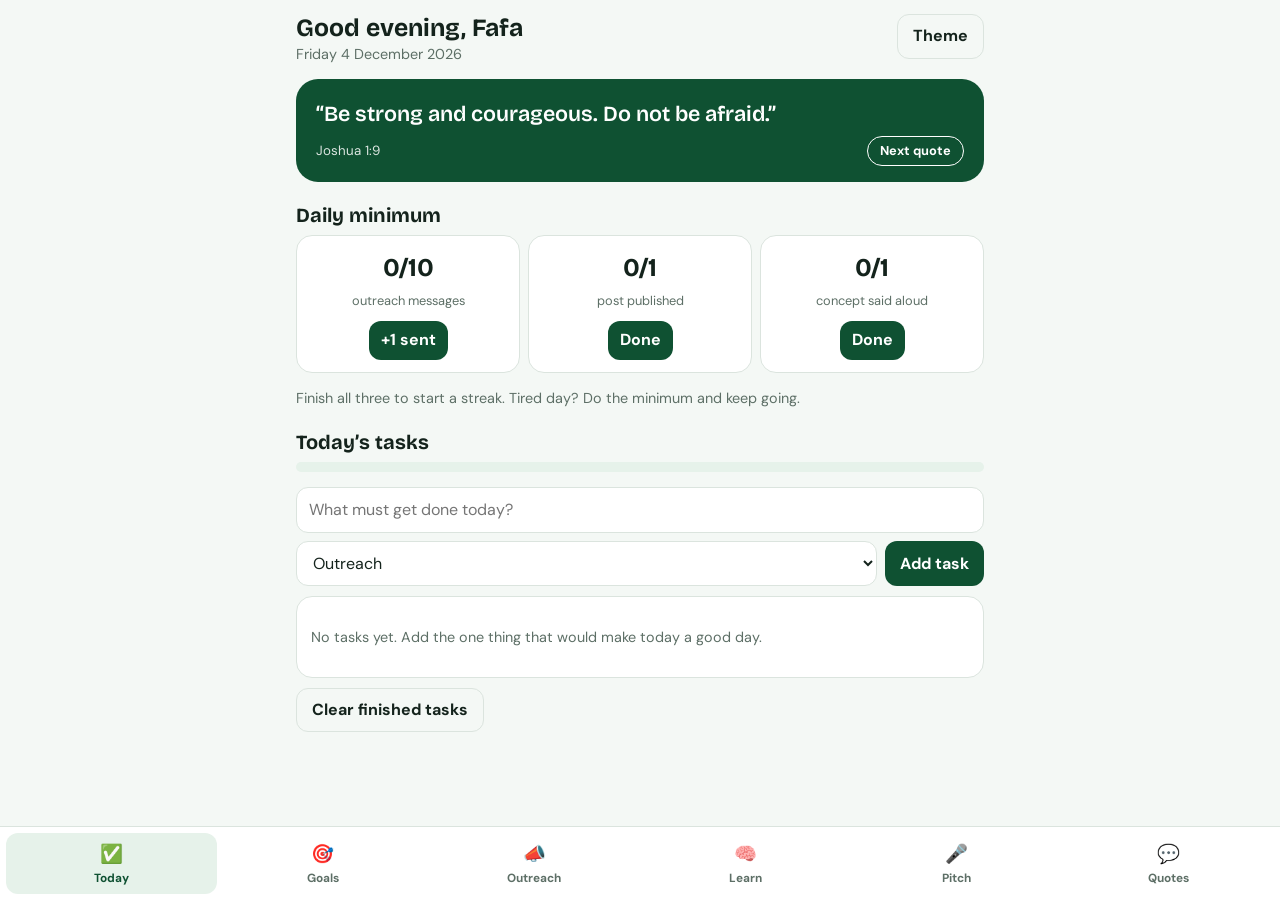
<file: index.html>
<!DOCTYPE html>
<html lang="en">
<head>
<meta charset="utf-8">
<meta name="viewport" content="width=device-width, initial-scale=1, viewport-fit=cover">
<meta name="theme-color" content="#0f5132">
<title>Fafa’s Daily Board</title>
<link href="https://fonts.googleapis.com/css2?family=Bricolage+Grotesque:wght@600;800&family=DM+Sans:wght@400;500;700&display=swap" rel="stylesheet">
<style>
:root{--bg:#f4f8f5;--card:#fff;--ink:#14231c;--mute:#5d6f66;--line:#dbe4de;--pri:#0f5132;--on:#fff;--acc:#f2a900;--soft:#e6f2ea;--danger:#b3261e;color-scheme:light}
@media (prefers-color-scheme:dark){:root:not([data-theme="light"]){--bg:#0d1914;--card:#15251e;--ink:#e8f1ec;--mute:#9db3a8;--line:#254035;--pri:#5fd3a2;--on:#06251a;--acc:#f6bd3a;--soft:#1b3328;--danger:#ff8a80;color-scheme:dark}}
:root[data-theme="dark"]{--bg:#0d1914;--card:#15251e;--ink:#e8f1ec;--mute:#9db3a8;--line:#254035;--pri:#5fd3a2;--on:#06251a;--acc:#f6bd3a;--soft:#1b3328;--danger:#ff8a80;color-scheme:dark}
*,*:before,*:after{box-sizing:border-box}
html{scroll-padding-top:env(safe-area-inset-top,0px)}
body{margin:0;background:var(--bg);color:var(--ink);font:16px/1.55 "DM Sans",system-ui,sans-serif;padding-top:env(safe-area-inset-top,0px)}
main{max-width:720px;margin:0 auto;padding:14px 16px 100px}
h1,h2,h3{font-family:"Bricolage Grotesque","DM Sans",system-ui,sans-serif;margin:0;line-height:1.15}
h1{font-size:1.55rem}h2{font-size:1.25rem;margin:22px 0 8px}h3{font-size:1.02rem;margin:0 0 4px}
.top{display:flex;justify-content:space-between;align-items:flex-start;gap:8px}
.date{color:var(--mute);font-size:.9rem}
.quote{background:var(--pri);color:var(--on);border-radius:22px;padding:22px 20px 16px;margin:14px 0}
.quote p{font-family:"Bricolage Grotesque",serif;font-weight:600;font-size:1.35rem;line-height:1.28;margin:0 0 8px}
.quote .r{display:flex;justify-content:space-between;align-items:center;gap:8px}
.quote small{opacity:.85}
.quote button{background:transparent;border:1px solid currentColor;color:inherit;border-radius:20px;padding:4px 12px;font-size:.8rem}
.warn{background:var(--soft);border:1px solid var(--acc);border-radius:12px;padding:10px 12px;margin:10px 0;font-size:.9rem}
.min{display:grid;grid-template-columns:repeat(3,1fr);gap:8px}
.tile{background:var(--card);border:1px solid var(--line);border-radius:16px;padding:12px 8px;text-align:center}
.tile b{font-size:1.6rem;font-family:"Bricolage Grotesque",sans-serif;display:block}
.tile span{font-size:.8rem;color:var(--mute)}
.tile button{margin-top:8px;padding:7px 12px}
.tile.done{background:var(--soft);border-color:var(--pri)}
button,select,input,textarea{font:inherit;color:var(--ink)}
button{background:var(--pri);color:var(--on);border:0;border-radius:12px;padding:9px 15px;font-weight:700;cursor:pointer}
button.ghost{background:transparent;color:var(--ink);border:1px solid var(--line)}
button:focus-visible,input:focus-visible,select:focus-visible,textarea:focus-visible,.tabs a:focus-visible,summary:focus-visible{outline:3px solid var(--acc);outline-offset:2px}
input,select,textarea{background:var(--card);border:1px solid var(--line);border-radius:12px;padding:10px 12px;width:100%}
.row{display:flex;gap:8px;margin:8px 0}.row>*{flex:1}.row>button{flex:0 0 auto}
.tabs{position:fixed;left:0;right:0;bottom:0;display:flex;background:var(--card);border-top:1px solid var(--line);padding:6px 6px calc(6px + env(safe-area-inset-bottom,0px));z-index:5}
.tabs a{flex:1;text-align:center;padding:7px 2px;color:var(--mute);text-decoration:none;font-size:.74rem;font-weight:700;border-radius:12px;cursor:pointer}
.tabs a i{display:block;font-style:normal;font-size:1.15rem}
.tabs a.on{color:var(--pri);background:var(--soft)}
.view{display:none}.view.on{display:block}
.card{background:var(--card);border:1px solid var(--line);border-radius:16px;padding:14px;margin:10px 0}
.card.hero{border-color:var(--pri);border-width:2px}
.todo{display:flex;align-items:center;gap:10px;padding:10px 0;border-bottom:1px solid var(--line)}
.todo:last-child{border:0}.todo input{width:22px;height:22px;flex:0 0 22px;accent-color:var(--pri)}
.todo span{flex:1}.todo.d span{text-decoration:line-through;color:var(--mute)}
.todo.now{background:var(--soft);border-radius:10px;padding-left:8px;padding-right:8px}
.tag{font-size:.75rem;background:var(--soft);border-radius:8px;padding:2px 8px;color:var(--pri);font-weight:700;white-space:nowrap}
.x{background:transparent;color:var(--danger);padding:4px 8px}
.bar{height:10px;background:var(--soft);border-radius:8px;overflow:hidden}.bar i{display:block;height:100%;background:var(--acc);width:0;transition:width .3s}
.mute{color:var(--mute);font-size:.9rem}
pre{white-space:pre-wrap;background:var(--soft);border-radius:12px;padding:12px;font:inherit;font-size:.95rem;margin:8px 0}
.grid2{display:grid;grid-template-columns:1fr 1fr;gap:8px}
.stat b{font-size:1.4rem;font-family:"Bricolage Grotesque",sans-serif}
.say{font-family:"Bricolage Grotesque",serif;font-size:1.2rem;line-height:1.35;margin:8px 0 12px}
details{border-bottom:1px solid var(--line);padding:8px 0}summary{cursor:pointer;font-weight:700}
ul.q{padding-left:18px}ul.q li{margin:6px 0}
@media (prefers-reduced-motion:reduce){*{transition:none!important}}
</style>
</head>
<body>
<main>
<div class="top"><div><h1 id="hi">Fafa’s Daily Board</h1><div class="date" id="date"></div></div><button class="ghost" id="theme">Theme</button></div>
<div class="warn" id="warn" hidden>Could not load data.json. Open this site from GitHub Pages (not from a saved file). Showing a small backup set.</div>
<section class="quote"><p id="qt"></p><div class="r"><small id="qa"></small><button id="qn">Next quote</button></div></section>

<!-- TODAY -->
<section class="view on" id="v-today">
<h2>Daily minimum</h2>
<div class="min">
<div class="tile" id="t-out"><b id="c-out">0/10</b><span>outreach messages</span><br><button id="b-out">+1 sent</button></div>
<div class="tile" id="t-post"><b id="c-post">0/1</b><span>post published</span><br><button id="b-post">Done</button></div>
<div class="tile" id="t-study"><b id="c-study">0/1</b><span>concept said aloud</span><br><button id="b-study">Done</button></div>
</div>
<p class="mute" id="mintxt"></p>
<h2>Today’s tasks</h2>
<div class="bar"><i id="pbar"></i></div><p class="mute" id="ptxt"></p>
<div class="row"><input id="ti" placeholder="What must get done today?" maxlength="120"></div>
<div class="row"><select id="tc"><option>Outreach</option><option>Client work</option><option>Study</option><option>Content</option><option>Faith</option><option>Money</option></select><button id="ta">Add task</button></div>
<div class="card" id="tl"></div>
<button class="ghost" id="clr">Clear finished tasks</button>
</section>

<!-- GOALS -->
<section class="view" id="v-goals">
<h2>What I want to achieve</h2>
<div class="card"><h3>90-day targets</h3><ul class="q">
<li>3 paying clients (website or video ad) by day 30</li>
<li>A school or office system demo that is live and pitched to 5 places</li>
<li>One finished Python project each month from my training</li>
<li>Student community moved up to a higher tier with real client work</li>
<li>One steady monthly income I can count on, then raise my prices</li></ul></div>
<h2>Weekly scoreboard</h2>
<div class="grid2" id="score"></div>
<h2>Money in</h2>
<div class="row"><input id="ma" type="number" inputmode="numeric" placeholder="Amount (₦)"><input id="ms" placeholder="From (client, class…)"><button id="mb">Add</button></div>
<div class="card"><div class="stat">This month: <b id="mt">₦0</b></div><div id="ml" class="mute"></div></div>
<div class="row"><input id="mg" type="number" inputmode="numeric" placeholder="Monthly target (₦)"><button class="ghost" id="mgb">Set target</button></div>
<div class="bar"><i id="mbar"></i></div>
<p class="mute">Rule for every naira: living costs, business costs, savings (even 10%).</p>
<h2>My data (JSON)</h2>
<div class="card"><p class="mute">Your progress is stored as JSON on this device. Export it every Sunday and keep the file in Google Drive. Import it to restore on a new phone.</p>
<div class="row"><button id="ex">Export progress</button><button class="ghost" id="imb">Import progress</button></div>
<input type="file" id="imf" accept="application/json,.json" hidden><p class="mute" id="dmsg"></p></div>
</section>

<!-- OUTREACH -->
<section class="view" id="v-out">
<h2 id="ctitle">20 days to be found</h2>
<div class="card hero"><p id="chook" class="say"></p><div class="bar"><i id="cbar"></i></div><p class="mute" id="ctxt"></p><button id="cstart">Start day 1 today</button></div>
<div class="card" id="cl"></div>
<h2>Message to copy</h2>
<select id="tp"></select><pre id="msg"></pre><button id="cp">Copy message</button>
<p class="mute">Send websites and video ads on different days so each message has one clear offer.</p>
<h2>Where to reach buyers</h2>
<div class="card"><h3>WhatsApp (first stop)</h3><p class="mute">Message owners you can reach directly. Send a short demo video with every message.</p></div>
<div class="card"><h3>Walk-in with your phone</h3><p class="mute">Barbers, tailors, laundries, cleaners: show their business on a sample page in 60 seconds.</p></div>
<div class="card"><h3>Google Maps and Facebook search</h3><p class="mute">Find local businesses with no website or a poor one. They are your list.</p></div>
<div class="card"><h3>Facebook pages and groups</h3><p class="mute">Post demos on AISPOT. Join local business groups and give value before you pitch.</p></div>
<div class="card"><h3>LinkedIn and X</h3><p class="mute">For schools, companies and your AI engineering growth. Share one thing you learned each week.</p></div>
</section>

<!-- LEARN -->
<section class="view" id="v-learn">
<h2>Today’s concept</h2>
<div class="card hero"><span class="tag" id="ca"></span><h3 id="cn" style="margin-top:8px"></h3>
<p class="say" id="cs"></p>
<div class="row"><button id="said">I said it aloud</button><button class="ghost" id="nextc">Next concept</button></div>
<p class="mute" id="saidt"></p>
<textarea id="mn" rows="3" placeholder="Now say it in your own words, as if to a shop owner."></textarea>
<div class="row"><button class="ghost" id="ms2">Save note</button></div><p class="mute" id="mnn"></p></div>
<p class="mute">Method: read it, say it aloud twice without looking, then say it with your own example. Two minutes.</p>
<h2>My path</h2>
<div class="bar"><i id="lbar"></i></div><p class="mute" id="ltxt"></p>
<div class="card" id="ll"></div>
<h2>Concept library</h2>
<select id="lf"></select><div class="card" id="lib"></div>
<h2>Turn learning into income</h2>
<ul class="q"><li>Each Friday, build one small thing from the week’s lesson: a WhatsApp bot, a form, a script that saves a client time.</li><li>Record a one-minute video of it working. That is your proof.</li><li>Offer it to one business that week.</li></ul>
</section>

<!-- PITCH -->
<section class="view" id="v-pitch">
<h2>My 30-second pitch</h2>
<div class="card">
<input id="p1" placeholder="Who I help (e.g. barbers in Makurdi)">
<div class="row"><input id="p2" placeholder="Their problem (customers can’t find them)"></div>
<div class="row"><input id="p3" placeholder="What I build (a website and an ad video)"></div>
<div class="row"><input id="p4" placeholder="Price or offer (e.g. ₦20,000, half upfront)"></div>
<div class="row"><button id="pb">Build pitch</button><button class="ghost" id="pt">Start 60s timer</button></div>
<pre id="po">Fill the fields and tap Build pitch.</pre><p class="mute" id="tm"></p></div>
<h2>Communication habits</h2>
<ul class="q"><li>Say the result first: “I help you get more customers.” Then explain how.</li><li>One idea per sentence. Cut every word that does not help the listener.</li><li>Ask one question, then stop talking and listen.</li><li>Handle “it’s expensive” with “What would one new customer a week be worth to you?”</li><li>End with a next step and a time: “Can I send the sample today at 4pm?”</li><li>Practise out loud for 5 minutes daily. Record yourself.</li></ul>
</section>

<!-- QUOTES -->
<section class="view" id="v-quotes">
<h2>Quote library</h2><p class="mute">The quote at the top changes every day and loops through this list. Edit data.json on GitHub to add your own.</p>
<div class="card"><ol id="qlist"></ol></div>
</section>
</main>

<nav class="tabs" id="tabs">
<a data-v="today" class="on" tabindex="0"><i>✅</i>Today</a><a data-v="goals" tabindex="0"><i>🎯</i>Goals</a><a data-v="out" tabindex="0"><i>📣</i>Outreach</a><a data-v="learn" tabindex="0"><i>🧠</i>Learn</a><a data-v="pitch" tabindex="0"><i>🎤</i>Pitch</a><a data-v="quotes" tabindex="0"><i>💬</i>Quotes</a>
</nav>

<script>
(function(){
var FB={quotes:[{t:"Send the message.",a:"Daily rule"}],messages:[{n:"Hook",t:"Hello, I’m Fafa from AISpot. Can customers find your business on Google? MAKE YOUR BUSINESS VISIBLE."}],campaign:{title:"20 days to be found",hook:"",days:[]},topics:[],concepts:[{a:"Python",n:"Functions",s:"A function takes inputs, does one job and returns an output."}]};
var DB=FB,$=function(i){return document.getElementById(i)};
var KEY="fafaBoard";
var S={tasks:[],min:{d:"",out:0,post:0,study:0},days:[],ms:[],goal:0,learn:[],notes:{},theme:"",qoff:0,coff:0,said:{},camp:{start:"",done:[]},week:null};
try{var raw=localStorage.getItem(KEY);if(raw){var o=JSON.parse(raw);for(var k in o)S[k]=o[k]}}catch(e){}
function save(){try{localStorage.setItem(KEY,JSON.stringify(S))}catch(e){}}
function pad(n){return("0"+n).slice(-2)}
function ds(d){return d.getFullYear()+"-"+pad(d.getMonth()+1)+"-"+pad(d.getDate())}
function today(){return ds(new Date())}
function doy(){var n=new Date(),s=new Date(n.getFullYear(),0,0);return Math.floor((n-s)/864e5)}
function weekKey(){var d=new Date(),s=new Date(d.getFullYear(),0,1);return d.getFullYear()+"-"+Math.ceil(((d-s)/864e5+s.getDay()+1)/7)}
function esc(t,n){var e=document.createElement(n||"span");e.textContent=t;return e}
function rollover(){if(S.min.d!==today()){if(S.min.d&&S.min.out>=10&&S.min.post>=1&&S.min.study>=1&&S.days.indexOf(S.min.d)<0)S.days.push(S.min.d);S.min={d:today(),out:0,post:0,study:0};save()}}
rollover();
function wk(k){var w=weekKey();if(!S.week||S.week.k!==w)S.week={k:w,out:0,post:0,rep:0,meet:0,paid:0};S.week[k]=(S.week[k]||0)+1}
// theme + header
function applyTheme(){if(S.theme)document.documentElement.setAttribute("data-theme",S.theme);else document.documentElement.removeAttribute("data-theme")}
applyTheme();
$("theme").onclick=function(){var dark=S.theme?S.theme==="dark":window.matchMedia("(prefers-color-scheme:dark)").matches;S.theme=dark?"light":"dark";applyTheme();save()};
var h=new Date().getHours();$("hi").textContent=(h<12?"Good morning":h<17?"Good afternoon":"Good evening")+", Fafa";
$("date").textContent=new Date().toLocaleDateString("en-GB",{weekday:"long",day:"numeric",month:"long",year:"numeric"});
// tabs
function go(v){document.querySelectorAll(".view").forEach(function(x){x.classList.toggle("on",x.id==="v-"+v)});document.querySelectorAll(".tabs a").forEach(function(a){a.classList.toggle("on",a.dataset.v===v)});window.scrollTo(0,0)}
document.querySelectorAll(".tabs a").forEach(function(a){a.onclick=function(){go(a.dataset.v)};a.onkeydown=function(e){if(e.key==="Enter"||e.key===" "){e.preventDefault();go(a.dataset.v)}}});
// quote
function showQ(){var Q=DB.quotes,i=(doy()+S.qoff)%Q.length;$("qt").textContent="“"+Q[i].t+"”";$("qa").textContent=Q[i].a}
// minimum
function renderMin(){var m=S.min;$("c-out").textContent=m.out+"/10";$("c-post").textContent=m.post+"/1";$("c-study").textContent=m.study+"/1";
$("t-out").classList.toggle("done",m.out>=10);$("t-post").classList.toggle("done",m.post>=1);$("t-study").classList.toggle("done",m.study>=1);
var set={};S.days.forEach(function(x){set[x]=1});if(m.out>=10&&m.post>=1&&m.study>=1)set[today()]=1;
var streak=0,d=new Date();for(;;){var key=ds(d);if(set[key]){streak++;d.setDate(d.getDate()-1)}else if(key===today()){d.setDate(d.getDate()-1)}else break}
$("mintxt").textContent=(streak?"Streak: "+streak+" day"+(streak>1?"s":"")+" with the full minimum. ":"Finish all three to start a streak. ")+"Tired day? Do the minimum and keep going."}
$("b-out").onclick=function(){S.min.out++;wk("out");save();renderMin();renderScore()};
$("b-post").onclick=function(){S.min.post=1;wk("post");save();renderMin();renderScore()};
$("b-study").onclick=function(){S.min.study=1;save();renderMin()};
// tasks
function renderTasks(){var box=$("tl");box.textContent="";var done=0;
if(!S.tasks.length){var e=esc("No tasks yet. Add the one thing that would make today a good day.","p");e.className="mute";box.appendChild(e)}
S.tasks.forEach(function(t,i){var r=document.createElement("div");r.className="todo"+(t.d?" d":"");
var c=document.createElement("input");c.type="checkbox";c.checked=t.d;c.setAttribute("aria-label","Finished: "+t.t);c.onchange=function(){t.d=c.checked;save();renderTasks()};
var g=esc(t.c);g.className="tag";var x=document.createElement("button");x.className="x";x.textContent="Delete";x.onclick=function(){S.tasks.splice(i,1);save();renderTasks()};
r.appendChild(c);r.appendChild(esc(t.t));r.appendChild(g);r.appendChild(x);box.appendChild(r);if(t.d)done++});
$("pbar").style.width=(S.tasks.length?Math.round(done/S.tasks.length*100):0)+"%";$("ptxt").textContent=S.tasks.length?done+" of "+S.tasks.length+" tasks done":""}
$("ta").onclick=function(){var v=$("ti").value.trim();if(!v)return;S.tasks.push({t:v,c:$("tc").value,d:false});$("ti").value="";save();renderTasks()};
$("ti").onkeydown=function(e){if(e.key==="Enter")$("ta").onclick()};
$("clr").onclick=function(){S.tasks=S.tasks.filter(function(t){return!t.d});save();renderTasks()};
// score
function renderScore(){var w=weekKey();if(!S.week||S.week.k!==w)S.week={k:w,out:0,post:0,rep:0,meet:0,paid:0};var W=S.week,b=$("score");b.textContent="";
[["out","Messages sent"],["rep","Replies"],["meet","Meetings"],["paid","Paid jobs"],["post","Posts"]].forEach(function(a){var c=document.createElement("div");c.className="card stat";var n=document.createElement("b");n.textContent=W[a[0]]||0;c.appendChild(n);c.appendChild(document.createElement("br"));c.appendChild(esc(a[1]));
if(a[0]==="rep"||a[0]==="meet"||a[0]==="paid"){var p=document.createElement("button");p.className="ghost";p.textContent="+1";p.style.marginLeft="8px";p.onclick=function(){wk(a[0]);save();renderScore()};c.appendChild(p)}b.appendChild(c)})}
// money
function fmt(n){return"₦"+Number(n).toLocaleString("en-NG")}
function renderMoney(){var mk=today().slice(0,7),tot=0,l=$("ml");l.textContent="";
S.ms.filter(function(x){return x.d.slice(0,7)===mk}).forEach(function(x){tot+=x.a;l.appendChild(esc(x.d+" · "+fmt(x.a)+" · "+x.s,"div"))});
$("mt").textContent=fmt(tot);$("mbar").style.width=(S.goal?Math.min(100,Math.round(tot/S.goal*100)):0)+"%"}
$("mb").onclick=function(){var a=parseFloat($("ma").value);if(!a||a<=0)return;S.ms.push({d:today(),a:a,s:$("ms").value.trim()||"Income"});$("ma").value="";$("ms").value="";save();renderMoney()};
$("mgb").onclick=function(){var g=parseFloat($("mg").value);if(g>0){S.goal=g;save();renderMoney()}};
// export / import
$("ex").onclick=function(){var b=new Blob([JSON.stringify(S,null,2)],{type:"application/json"}),a=document.createElement("a");a.href=URL.createObjectURL(b);a.download="fafa-progress-"+today()+".json";document.body.appendChild(a);a.click();a.remove();$("dmsg").textContent="Exported. Save the file in Google Drive."};
$("imb").onclick=function(){$("imf").click()};
$("imf").onchange=function(){var f=this.files[0];if(!f)return;var r=new FileReader();r.onload=function(){try{var o=JSON.parse(r.result);if(!o||typeof o!=="object"||!Array.isArray(o.tasks))throw 0;for(var k in o)S[k]=o[k];save();renderAll();$("dmsg").textContent="Progress restored."}catch(e){$("dmsg").textContent="That file is not a valid progress file."}};r.readAsText(f)};
// campaign + messages
function renderCamp(){var C=DB.campaign,D=C.days,box=$("cl");$("ctitle").textContent=C.title;$("chook").textContent=C.hook;box.textContent="";
var cur=0;if(S.camp.start){cur=Math.floor((new Date(today())-new Date(S.camp.start))/864e5)+1;if(cur>D.length)cur=D.length}
var n=0;D.forEach(function(t,i){var r=document.createElement("div");var dn=S.camp.done.indexOf(i)>-1;r.className="todo"+(dn?" d":"")+(cur===i+1&&!dn?" now":"");
var c=document.createElement("input");c.type="checkbox";c.checked=dn;c.setAttribute("aria-label","Day "+(i+1));c.onchange=function(){var p=S.camp.done.indexOf(i);if(c.checked&&p<0)S.camp.done.push(i);if(!c.checked&&p>-1)S.camp.done.splice(p,1);save();renderCamp()};
var g=esc("Day "+(i+1));g.className="tag";r.appendChild(c);r.appendChild(g);r.appendChild(esc(t));box.appendChild(r);if(dn)n++});
$("cbar").style.width=(D.length?Math.round(n/D.length*100):0)+"%";$("ctxt").textContent=S.camp.start?n+" of "+D.length+" days done. Today is day "+cur+".":"Start the clock when you are ready to send your first messages.";$("cstart").style.display=S.camp.start||!D.length?"none":"inline-block"}
$("cstart").onclick=function(){S.camp.start=today();save();renderCamp()};
function renderMsg(){var M=DB.messages,s=$("tp");if(!s.options.length){M.forEach(function(m,i){var o=document.createElement("option");o.value=i;o.textContent=m.n;s.appendChild(o)})}$("msg").textContent=M[s.value||0].t}
$("tp").onchange=renderMsg;
$("cp").onclick=function(){var t=DB.messages[$("tp").value||0].t;try{navigator.clipboard.writeText(t).then(function(){$("cp").textContent="Copied"},function(){$("cp").textContent="Press and hold the text to copy"})}catch(e){$("cp").textContent="Press and hold the text to copy"}setTimeout(function(){$("cp").textContent="Copy message"},2000)};
// learn
function cur(){var C=DB.concepts;return C[(doy()+S.coff)%C.length]}
function renderConcept(){var c=cur();$("ca").textContent=c.a;$("cn").textContent=c.n;$("cs").textContent=c.s;$("mn").value=S.notes[today()]||"";
var n=0;for(var k in S.said)n+=S.said[k];$("saidt").textContent=n?"You have said "+n+" concept"+(n>1?"s":"")+" aloud so far.":"Say it aloud, then tap the button."}
$("said").onclick=function(){S.said[today()]=(S.said[today()]||0)+1;S.min.study=1;save();renderConcept();renderMin()};
$("nextc").onclick=function(){S.coff++;save();renderConcept()};
$("ms2").onclick=function(){S.notes[today()]=$("mn").value;save();$("mnn").textContent="Saved on this device."};
function renderPath(){var box=$("ll");box.textContent="";var n=0;
DB.topics.forEach(function(t,i){var r=document.createElement("div");r.className="todo"+(S.learn[i]?" d":"");var c=document.createElement("input");c.type="checkbox";c.checked=!!S.learn[i];c.setAttribute("aria-label",t);c.onchange=function(){S.learn[i]=c.checked;save();renderPath()};r.appendChild(c);r.appendChild(esc(t));box.appendChild(r);if(S.learn[i])n++});
$("lbar").style.width=(DB.topics.length?Math.round(n/DB.topics.length*100):0)+"%";$("ltxt").textContent=n+" of "+DB.topics.length+" steps finished"}
function renderLib(){var f=$("lf");if(!f.options.length){var seen={};["All"].concat(DB.concepts.map(function(c){return c.a})).forEach(function(a){if(seen[a])return;seen[a]=1;var o=document.createElement("option");o.textContent=a;f.appendChild(o)})}
var box=$("lib");box.textContent="";DB.concepts.forEach(function(c){if(f.value!=="All"&&c.a!==f.value)return;var d=document.createElement("details"),s=document.createElement("summary");s.textContent=c.n;d.appendChild(s);var p=esc(c.s,"p");p.className="say";d.appendChild(p);box.appendChild(d)})}
$("lf").onchange=renderLib;
// pitch
$("pb").onclick=function(){var a=$("p1").value.trim()||"[who I help]",b=$("p2").value.trim()||"[their problem]",c=$("p3").value.trim()||"[what I build]",d=$("p4").value.trim()||"[price or offer]";
$("po").textContent="Hello, I’m Fafa. I help "+a+" who struggle with this: "+b+". I build "+c+", so customers find you and trust you. It costs "+d+". Can I send you a free sample today?"};
var timer;$("pt").onclick=function(){clearInterval(timer);var s=60;$("tm").textContent="Speak now: 60s";timer=setInterval(function(){s--;$("tm").textContent=s>0?"Speak now: "+s+"s":"Time. Say it once more, shorter.";if(s<=0)clearInterval(timer)},1000)};
$("qn").onclick=function(){S.qoff++;save();showQ()};
function renderQuotes(){var l=$("qlist");l.textContent="";DB.quotes.forEach(function(q){l.appendChild(esc(q.t+" ("+q.a+")","li"))})}
function renderAll(){applyTheme();showQ();renderMin();renderTasks();renderScore();renderMoney();renderCamp();renderMsg();renderConcept();renderPath();renderLib();renderQuotes()}
function start(db,failed){DB=db;$("warn").hidden=!failed;renderAll()}
fetch("data.json",{cache:"no-cache"}).then(function(r){if(!r.ok)throw 0;return r.json()}).then(function(j){start(j,false)}).catch(function(){start(FB,true)});
})();
</script>
</body>
</html>
</file>
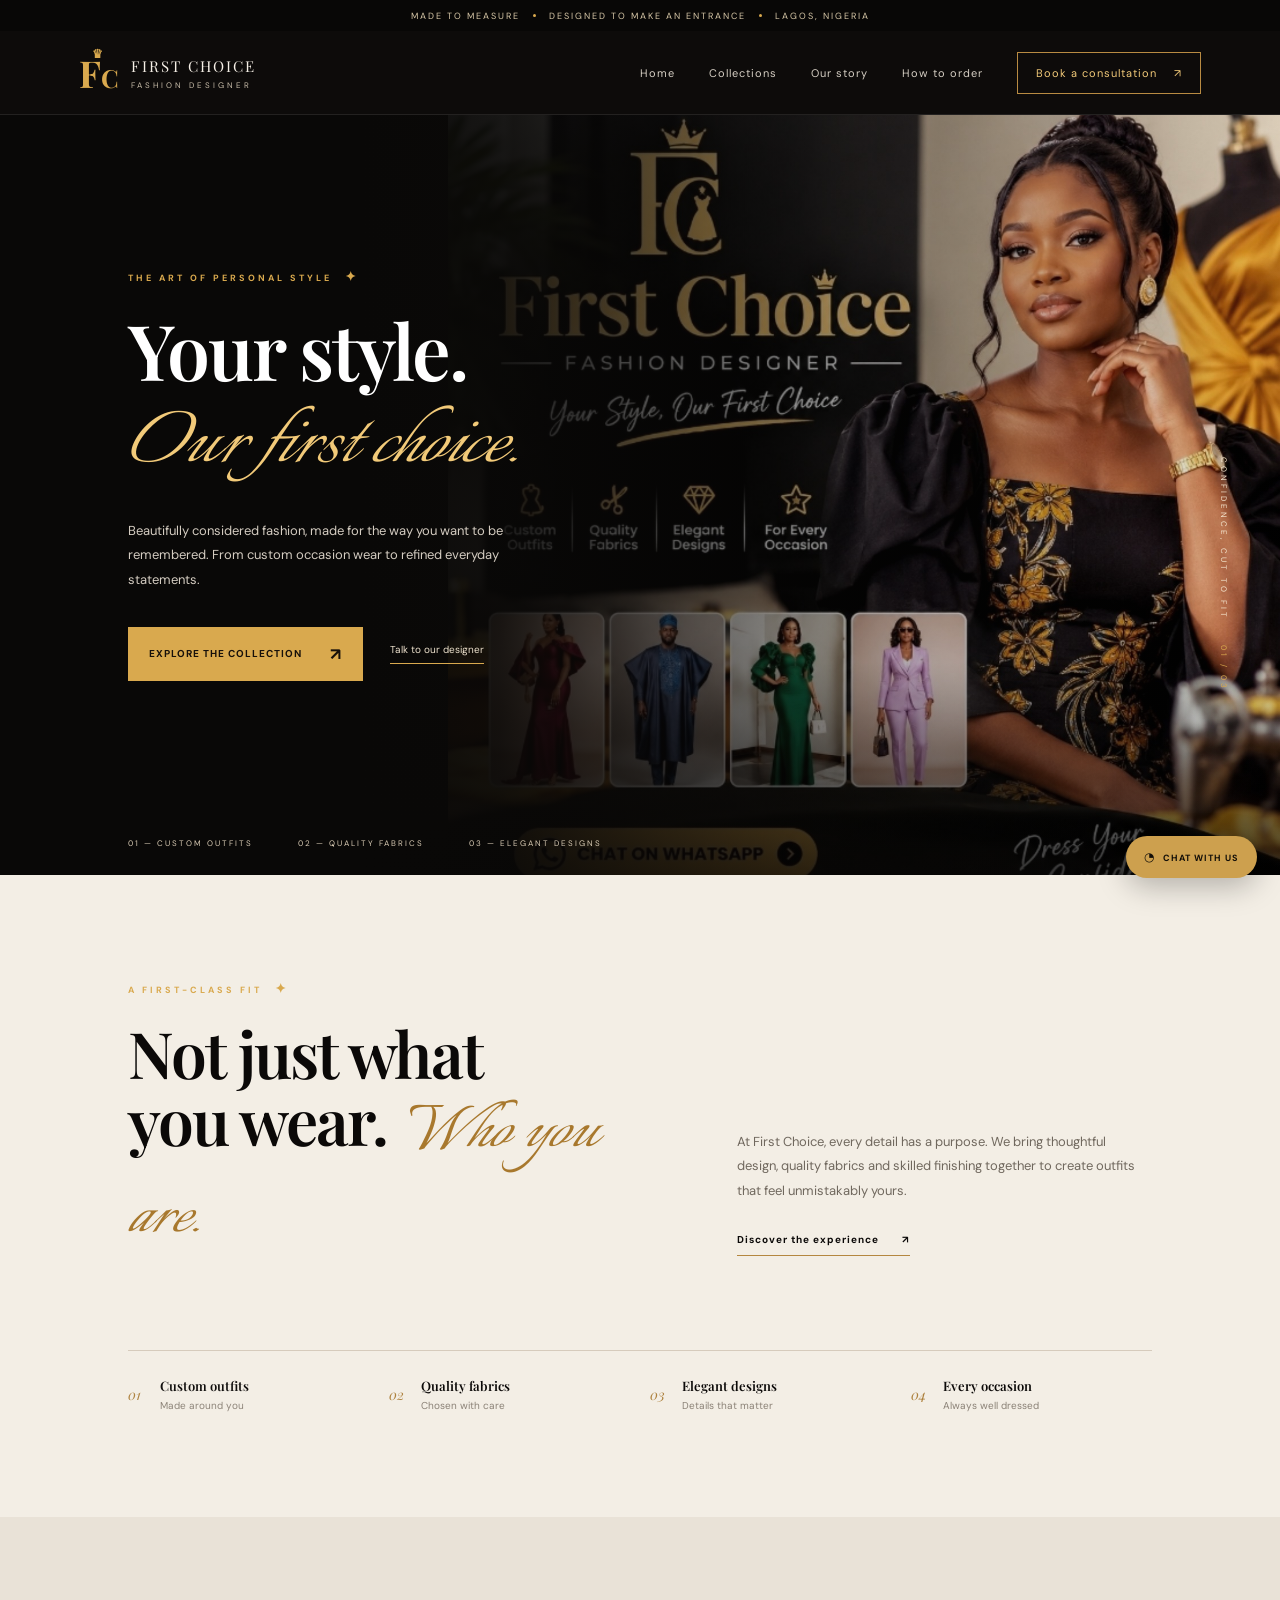
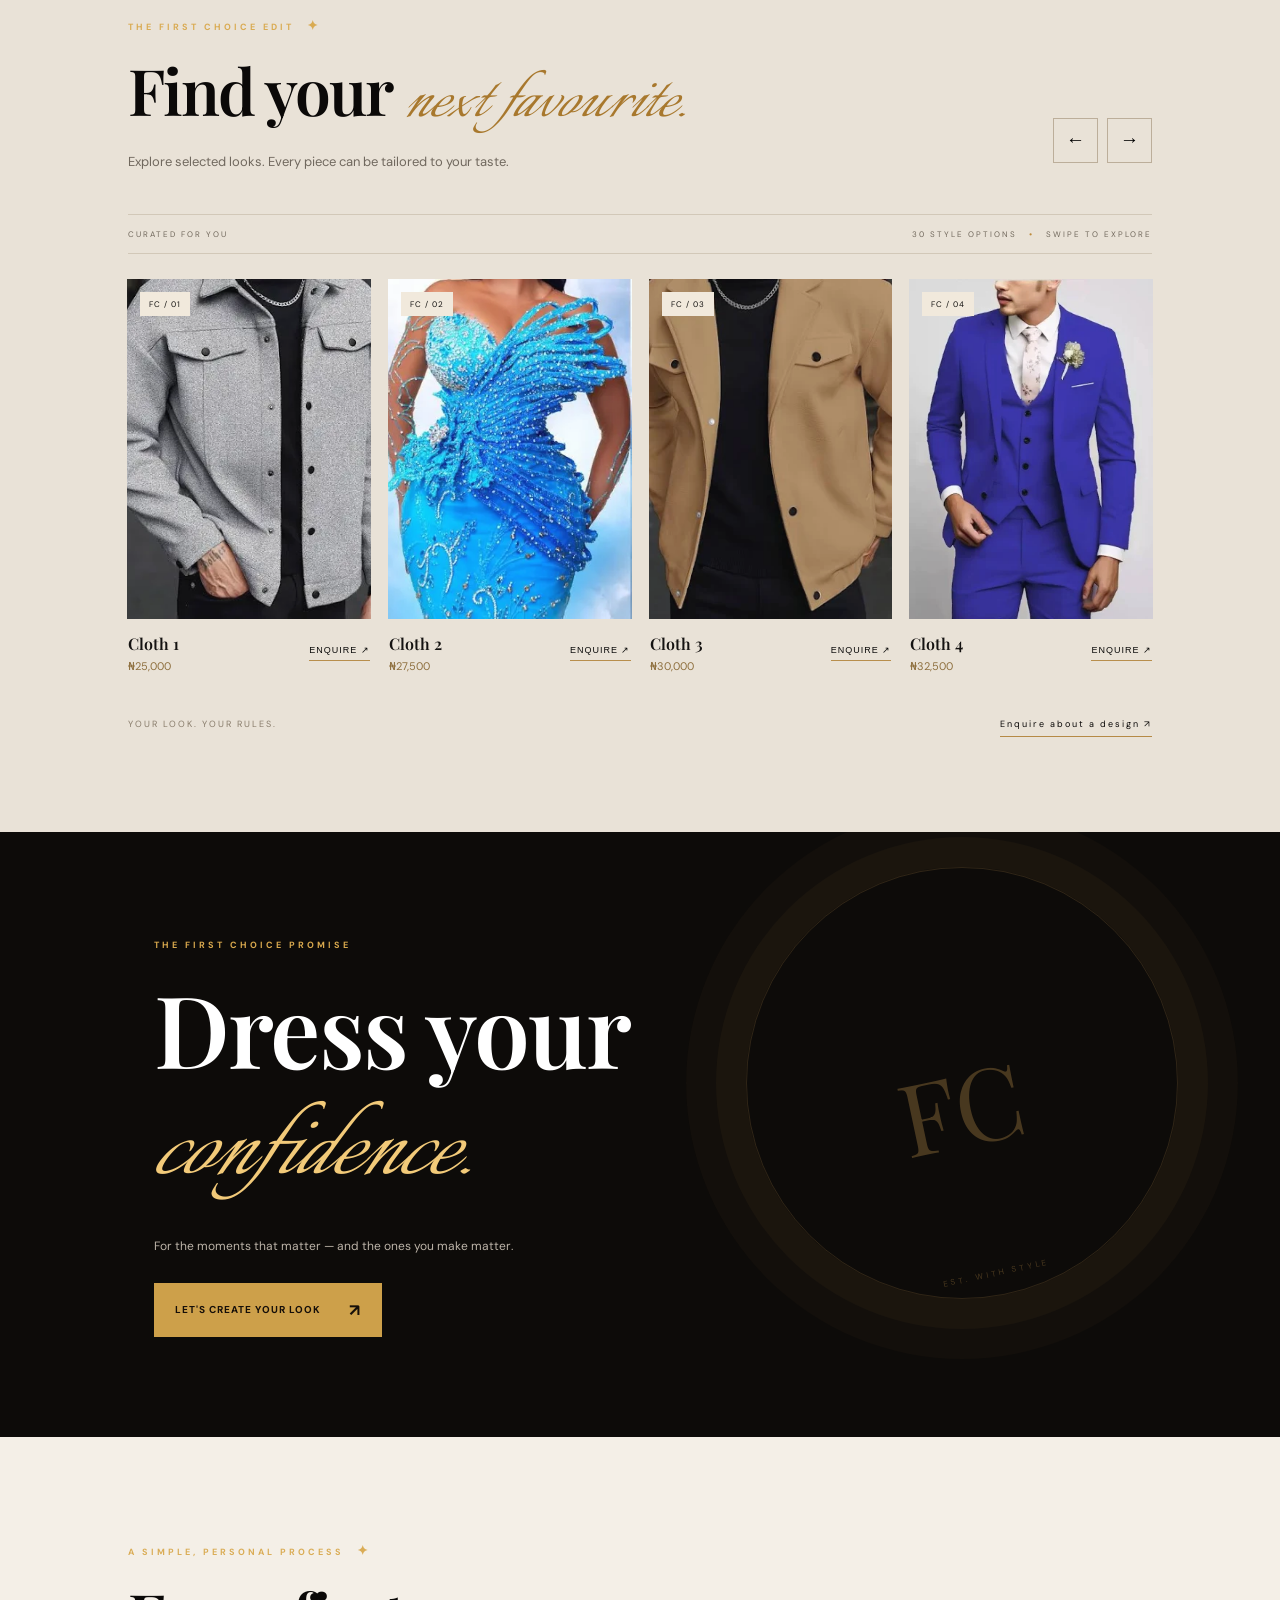
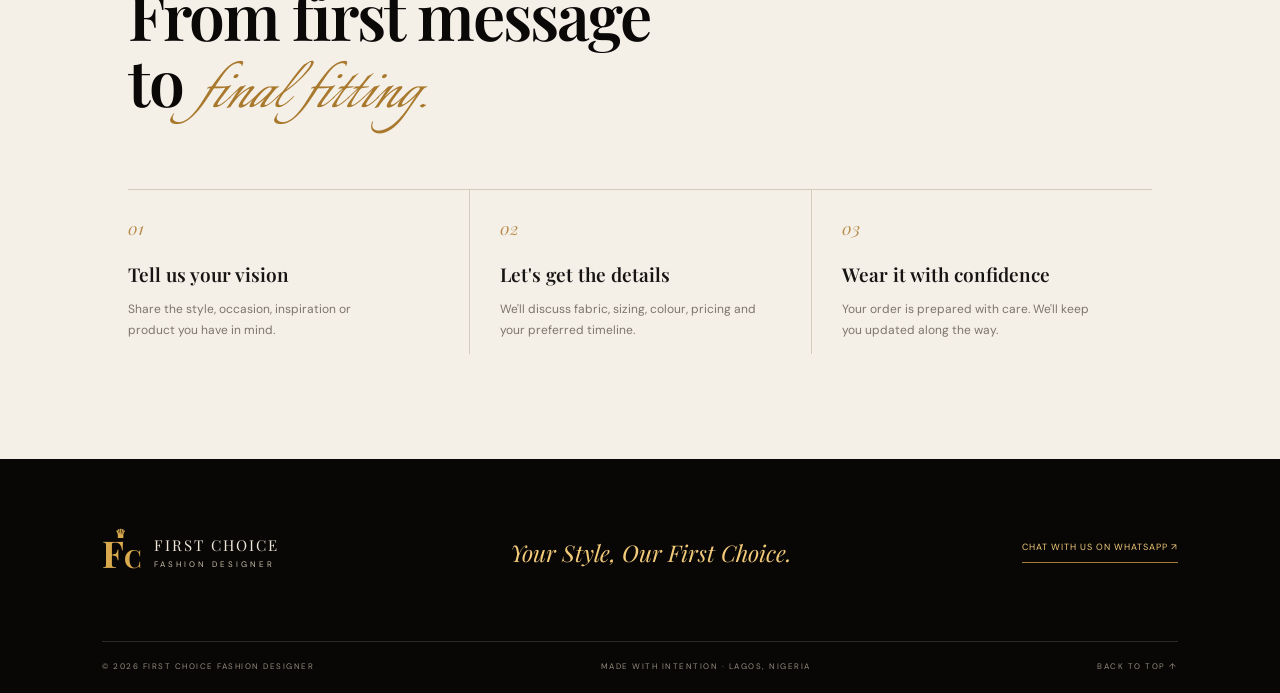
<file: first-choice-fashion-showcase/index.html>
<!DOCTYPE html>
<html lang="en">
<head>
  <meta charset="UTF-8">
  <meta name="viewport" content="width=device-width, initial-scale=1.0">
  <meta name="description" content="First Choice Fashion Designer — custom outfits, quality fabrics and elegant designs for every occasion.">
  <meta name="theme-color" content="#0b0908">
  <title>First Choice Fashion Designer | Your Style, Our First Choice</title>
  <link rel="preconnect" href="https://fonts.googleapis.com">
  <link rel="preconnect" href="https://fonts.gstatic.com" crossorigin>
  <link href="https://fonts.googleapis.com/css2?family=DM+Sans:wght@400;500;600;700&family=Playfair+Display:wght@500;600;700;800&family=Italianno&display=swap" rel="stylesheet">
  <link rel="stylesheet" href="style.css">
</head>
<body>
  <div class="announcement"><span>MADE TO MEASURE</span><i></i> DESIGNED TO MAKE AN ENTRANCE <i></i> LAGOS, NIGERIA</div>
  <header class="site-header">
    <a class="brand" href="#home" aria-label="First Choice home"><span class="brand-mark">F<span>C</span><b>♛</b></span><span class="brand-name">FIRST CHOICE<small>FASHION DESIGNER</small></span></a>
    <button class="menu-toggle" aria-label="Open menu"><span></span><span></span></button>
    <nav class="nav">
      <a href="#home">Home</a><a href="#collection">Collections</a><a href="#about">Our story</a><a href="#process">How to order</a>
      <a class="nav-cta" href="#" data-whatsapp>Book a consultation <span>↗</span></a>
    </nav>
  </header>

  <main>
    <section class="hero" id="home">
      <div class="hero-image"><img src="assets/images/Heroimg.jpg" alt="First Choice Fashion Designer — signature fashion portrait"></div>
      <div class="hero-shade"></div>
      <div class="hero-content">
        <p class="eyebrow reveal">THE ART OF PERSONAL STYLE <span>✦</span></p>
        <h1 class="reveal">Your style.<br><em>Our first choice.</em></h1>
        <p class="hero-copy reveal">Beautifully considered fashion, made for the way you want to be remembered. From custom occasion wear to refined everyday statements.</p>
        <div class="hero-actions reveal"><a class="gold-button" href="#collection">Explore the collection <span>↗</span></a><a class="text-link" href="#" data-whatsapp>Talk to our designer</a></div>
      </div>
      <div class="hero-side-note">CONFIDENCE, CUT TO FIT <span>01 / 03</span></div>
      <div class="hero-bottom"><span>01 — CUSTOM OUTFITS</span><span>02 — QUALITY FABRICS</span><span>03 — ELEGANT DESIGNS</span></div>
    </section>

    <section class="intro section-pad" id="about">
      <div class="section-kicker">A FIRST-CLASS FIT <span>✦</span></div>
      <div class="intro-grid">
        <h2>Not just what<br>you wear. <em>Who you are.</em></h2>
        <div class="intro-copy"><p>At First Choice, every detail has a purpose. We bring thoughtful design, quality fabrics and skilled finishing together to create outfits that feel unmistakably yours.</p><a class="underlined-link" href="#process">Discover the experience <span>↗</span></a></div>
      </div>
      <div class="feature-line">
        <div><span class="feature-number">01</span><b>Custom outfits</b><small>Made around you</small></div>
        <div><span class="feature-number">02</span><b>Quality fabrics</b><small>Chosen with care</small></div>
        <div><span class="feature-number">03</span><b>Elegant designs</b><small>Details that matter</small></div>
        <div><span class="feature-number">04</span><b>Every occasion</b><small>Always well dressed</small></div>
      </div>
    </section>

    <section class="collection section-pad" id="collection">
      <div class="collection-heading">
        <div><div class="section-kicker">THE FIRST CHOICE EDIT <span>✦</span></div><h2>Find your <em>next favourite.</em></h2><p>Explore selected looks. Every piece can be tailored to your taste.</p></div>
        <div class="carousel-controls"><button class="carousel-prev" aria-label="Previous products">←</button><button class="carousel-next" aria-label="Next products">→</button></div>
      </div>
      <div class="filter-row"><span>CURATED FOR YOU</span><span>30 STYLE OPTIONS <b>•</b> SWIPE TO EXPLORE</span></div>
      <div class="product-viewport"><div class="product-track" id="productTrack"></div></div>
      <div class="collection-foot"><span>YOUR LOOK. YOUR RULES.</span><a href="#" data-whatsapp>Enquire about a design ↗</a></div>
    </section>

    <section class="statement">
      <div class="statement-inner"><span class="section-kicker">THE FIRST CHOICE PROMISE</span><h2>Dress your<br><em>confidence.</em></h2><p>For the moments that matter — and the ones you make matter.</p><a class="gold-button" href="#" data-whatsapp>Let's create your look <span>↗</span></a></div>
      <div class="statement-stamp">FC<br><small>EST. WITH STYLE</small></div>
    </section>

    <section class="process section-pad" id="process">
      <div class="section-kicker">A SIMPLE, PERSONAL PROCESS <span>✦</span></div>
      <h2>From first message<br>to <em>final fitting.</em></h2>
      <div class="steps">
        <article><span>01</span><h3>Tell us your vision</h3><p>Share the style, occasion, inspiration or product you have in mind.</p></article>
        <article><span>02</span><h3>Let's get the details</h3><p>We'll discuss fabric, sizing, colour, pricing and your preferred timeline.</p></article>
        <article><span>03</span><h3>Wear it with confidence</h3><p>Your order is prepared with care. We'll keep you updated along the way.</p></article>
      </div>
    </section>
  </main>

  <footer class="footer">
    <div class="footer-top"><a class="brand footer-brand" href="#home"><span class="brand-mark">F<span>C</span><b>♛</b></span><span class="brand-name">FIRST CHOICE<small>FASHION DESIGNER</small></span></a><p>Your Style, Our First Choice.</p><a class="footer-wa" href="#" data-whatsapp>CHAT WITH US ON WHATSAPP ↗</a></div>
    <div class="footer-bottom"><span>© <span id="year"></span> FIRST CHOICE FASHION DESIGNER</span><span>MADE WITH INTENTION · LAGOS, NIGERIA</span><a href="#home">BACK TO TOP ↑</a></div>
  </footer>
  <a class="floating-wa" href="#" data-whatsapp aria-label="Chat on WhatsApp">◔ <span>CHAT WITH US</span></a>

  <script src="https://code.jquery.com/jquery-3.7.1.min.js"></script>
  <script src="script.js"></script>
</body>
</html>
</file>
<file: first-choice-fashion-showcase/style.css>
*{box-sizing:border-box} :root{--ink:#0b0908;--paper:#f3eee5;--gold:#d9a94e;--gold2:#f2ca79;--muted:#a99f92}html{scroll-behavior:smooth}body{margin:0;background:var(--paper);color:var(--ink);font-family:"DM Sans",sans-serif}a{color:inherit;text-decoration:none}.announcement{height:31px;background:#080706;color:#d8c8a8;display:flex;align-items:center;justify-content:center;gap:13px;font-size:9px;letter-spacing:2px}.announcement i{width:3px;height:3px;border-radius:50%;background:var(--gold)}.site-header{height:84px;padding:0 6.2%;display:flex;align-items:center;justify-content:space-between;background:#0d0b0a;color:#f6f0e7;position:relative;z-index:10;border-bottom:1px solid #ffffff17}.brand{display:flex;align-items:center;gap:12px}.brand-mark{font-family:"Playfair Display";font-size:37px;color:var(--gold);font-weight:700;position:relative;line-height:1}.brand-mark span{font-size:25px}.brand-mark b{font-size:12px;position:absolute;top:-7px;left:13px}.brand-name{font-family:"Playfair Display";font-size:15px;letter-spacing:2px}.brand-name small{display:block;font:8px "DM Sans";letter-spacing:3px;margin-top:4px;color:#c8bda9}.nav{display:flex;align-items:center;gap:34px;font-size:11px;letter-spacing:1px;color:#d6cfc4}.nav a:not(.nav-cta):hover{color:var(--gold2)}.nav-cta{border:1px solid #b88b42;padding:13px 18px;color:var(--gold2)}.nav-cta span{margin-left:13px}.menu-toggle{display:none}.hero{height:min(760px,78vw);min-height:570px;position:relative;background:#15110e;color:white;overflow:hidden}.hero-image{position:absolute;inset:0 0 0 35%;}.hero-image img{width:100%;height:100%;object-fit:cover;object-position:center 30%;filter:saturate(.9)}.hero-shade{position:absolute;inset:0;background:linear-gradient(90deg,#090807 0%,#090807 28%,rgba(9,8,7,.92) 39%,rgba(9,8,7,.35) 67%,rgba(9,8,7,.08) 100%),linear-gradient(0deg,rgba(0,0,0,.72),transparent 28%)}.hero-content{position:absolute;left:10%;top:19%;width:43%;max-width:550px}.eyebrow,.section-kicker{font-size:9px;letter-spacing:3px;color:var(--gold);font-weight:700}.eyebrow span,.section-kicker span{font-size:13px;margin-left:8px}.hero h1,.intro h2,.collection h2,.statement h2,.process h2{font:600 clamp(46px,6vw,83px)/1.04 "Playfair Display",serif;letter-spacing:-2px;margin:25px 0}.hero h1 em,.intro h2 em,.collection h2 em,.statement h2 em,.process h2 em{font-family:"Italianno",cursive;font-weight:400;color:var(--gold2);font-size:1.18em;letter-spacing:0}.hero-copy{max-width:390px;color:#d4ccc1;font-size:13px;line-height:1.9}.hero-actions{display:flex;align-items:center;gap:27px;margin-top:34px}.gold-button{display:inline-flex;align-items:center;gap:28px;padding:16px 21px;background:var(--gold);color:#17100a;font-size:10px;font-weight:700;letter-spacing:1px;text-transform:uppercase;transition:.3s}.gold-button:hover{background:#f4cc7c;transform:translateY(-3px)}.gold-button span{font-size:17px}.text-link{font-size:10px;color:#eee2ce;border-bottom:1px solid var(--gold);padding-bottom:7px}.hero-side-note{position:absolute;right:4%;top:45%;writing-mode:vertical-rl;letter-spacing:3px;font-size:8px;color:#f4e6cf}.hero-side-note span{margin-top:20px;color:var(--gold)}.hero-bottom{position:absolute;bottom:27px;left:10%;right:10%;display:flex;gap:45px;color:#d9cbb4;font-size:8px;letter-spacing:2px}.section-pad{padding:105px 10%}.intro{background:var(--paper)}.intro-grid{display:grid;grid-template-columns:1.1fr .9fr;gap:10%;align-items:end}.intro h2,.collection h2,.process h2{font-size:clamp(42px,5vw,65px);margin:23px 0 30px}.intro h2 em,.collection h2 em,.process h2 em{color:#a8782d}.intro-copy{max-width:400px;padding-bottom:32px}.intro-copy p,.collection-heading p{font-size:13px;line-height:1.9;color:#70685e}.underlined-link{display:inline-block;margin-top:16px;font-size:10px;font-weight:700;letter-spacing:1px;border-bottom:1px solid #b48740;padding-bottom:9px}.underlined-link span{margin-left:20px}.feature-line{border-top:1px solid #d6cbbc;margin-top:62px;padding-top:26px;display:grid;grid-template-columns:repeat(4,1fr);gap:20px}.feature-line div{display:grid;grid-template-columns:32px 1fr;align-items:center}.feature-number{grid-row:span 2;font:italic 14px "Playfair Display";color:#ad813d}.feature-line b{font:600 13px "Playfair Display"}.feature-line small{font-size:10px;color:#8a8176;margin-top:5px}.collection{background:#e9e2d7;padding-top:100px;padding-bottom:95px;overflow:hidden}.collection-heading{display:flex;justify-content:space-between;align-items:end}.collection h2{margin-bottom:8px}.collection-heading p{margin:0}.carousel-controls{display:flex;gap:9px;margin-bottom:12px}.carousel-controls button{width:45px;height:45px;border:1px solid #bcae9a;background:transparent;font-size:19px;cursor:pointer;transition:.25s}.carousel-controls button:hover{background:#17120e;color:var(--gold2)}.filter-row{display:flex;justify-content:space-between;border-top:1px solid #d2c8b8;border-bottom:1px solid #d2c8b8;margin-top:39px;padding:14px 0;font-size:8px;letter-spacing:2px;color:#71685c}.filter-row b{color:#bd8b3b;margin:0 8px}.product-viewport{overflow:hidden;margin:25px -1px 0}.product-track{display:flex;gap:17px;transition:transform .65s cubic-bezier(.2,.75,.25,1);will-change:transform}.product-card{flex:0 0 calc((100% - 51px)/4);min-width:0}.product-image{height:340px;background:#d6cbbd;position:relative;overflow:hidden}.product-image img{width:100%;height:100%;object-fit:cover;display:block;transition:transform .7s}.product-card:hover .product-image img{transform:scale(1.07)}.product-number{position:absolute;left:13px;top:13px;background:#f2eadc;padding:7px 9px;font-size:8px;letter-spacing:1px}.product-info{display:flex;justify-content:space-between;align-items:center;padding:14px 1px}.product-info h3{font:600 16px "Playfair Display";margin:0}.product-info p{font-size:11px;color:#8a6a37;margin:5px 0 0}.product-info button{border:0;border-bottom:1px solid #b68a46;background:none;padding:0 0 5px;font-size:9px;letter-spacing:1px;cursor:pointer}.collection-foot{display:flex;justify-content:space-between;margin-top:31px;font-size:9px;letter-spacing:2px}.collection-foot span{color:#887c6b}.collection-foot a{border-bottom:1px solid #b68a46;padding-bottom:6px}.statement{background:#0d0b09;color:#fff;min-height:500px;padding:100px 12%;position:relative;overflow:hidden}.statement:after{content:"";position:absolute;width:430px;height:430px;border:1px solid #b98d4b33;border-radius:50%;right:8%;top:35px;box-shadow:0 0 0 30px #b98d4b0c,0 0 0 60px #b98d4b08}.statement-inner{position:relative;z-index:1}.statement h2{font-size:clamp(60px,8vw,100px);margin:23px 0}.statement p{font-size:12px;color:#c6bdb1;margin:0 0 29px}.statement-stamp{position:absolute;right:19%;top:34%;font:100px "Playfair Display";color:#c1944c55;transform:rotate(-12deg);text-align:center}.statement-stamp small{font:8px "DM Sans";letter-spacing:3px}.process{background:#f4efe7}.process h2{margin-bottom:55px}.steps{display:grid;grid-template-columns:repeat(3,1fr);border-top:1px solid #d5cbbb}.steps article{padding:27px 35px 0 0}.steps article+article{border-left:1px solid #d5cbbb;padding-left:30px}.steps article>span{font:italic 17px "Playfair Display";color:#b38642}.steps h3{font:600 19px "Playfair Display";margin:21px 0 10px}.steps p{font-size:12px;line-height:1.8;color:#766e63;max-width:260px}.footer{background:#080706;color:#eee5d8;padding:55px 8% 22px}.footer-top{display:flex;align-items:center;justify-content:space-between;padding-bottom:50px}.footer-top>p{font:italic 23px "Playfair Display";color:var(--gold2)}.footer-wa{font-size:9px;letter-spacing:1px;color:var(--gold2);border-bottom:1px solid #a77a36;padding-bottom:9px}.footer-bottom{border-top:1px solid #ffffff24;padding-top:19px;display:flex;justify-content:space-between;font-size:8px;letter-spacing:1.5px;color:#958b7d}.floating-wa{position:fixed;z-index:20;right:23px;bottom:22px;background:#cda04e;color:#120e08;padding:13px 18px;border-radius:30px;font-size:12px;box-shadow:0 8px 30px #0004}.floating-wa span{font-size:9px;font-weight:700;letter-spacing:1px;margin-left:6px}.reveal{opacity:0;transform:translateY(25px)}.reveal.visible{opacity:1;transform:translateY(0);transition:opacity .8s,transform .8s}
@media(max-width:900px){.nav{gap:17px}.hero-content{left:7%;width:48%}.section-pad{padding-left:7%;padding-right:7%}.product-card{flex-basis:calc((100% - 34px)/3)}.product-image{height:300px}}
@media(max-width:650px){.announcement{font-size:7px;letter-spacing:1px}.site-header{height:70px;padding:0 6%}.brand-mark{font-size:31px}.brand-name{font-size:12px}.menu-toggle{display:flex;flex-direction:column;gap:6px;background:none;border:0;padding:10px}.menu-toggle span{width:25px;height:1px;background:#e6d8c2}.nav{display:none;position:absolute;top:70px;left:0;right:0;background:#0d0b0a;padding:25px 7%;flex-direction:column;align-items:flex-start;gap:23px}.nav.open{display:flex}.hero{height:730px;min-height:0}.hero-image{inset:0 0 0 0}.hero-image img{object-position:62% center}.hero-shade{background:linear-gradient(90deg,rgba(8,7,6,.9),rgba(8,7,6,.35)),linear-gradient(0deg,#080706 0%,transparent 70%)}.hero-content{top:15%;left:7%;width:82%}.hero h1{font-size:58px}.hero-copy{font-size:12px;max-width:310px}.hero-actions{align-items:flex-start;flex-direction:column;gap:18px}.hero-side-note{display:none}.hero-bottom{left:7%;right:7%;gap:14px;flex-wrap:wrap;font-size:7px}.section-pad{padding:75px 7%}.intro-grid{grid-template-columns:1fr;gap:0}.intro h2{font-size:52px;margin-bottom:8px}.intro-copy{padding:0}.feature-line{grid-template-columns:1fr 1fr;row-gap:23px;margin-top:40px}.collection-heading{align-items:flex-start;gap:20px;flex-direction:column}.collection h2{font-size:48px}.carousel-controls{position:absolute;right:7%;margin-top:-75px}.filter-row{font-size:7px;letter-spacing:1px}.product-card{flex-basis:76%}.product-image{height:370px}.collection-foot{font-size:8px}.statement{padding:80px 8%;min-height:460px}.statement h2{font-size:76px}.statement-stamp{right:8%;top:50%;font-size:65px}.steps{grid-template-columns:1fr}.steps article,.steps article+article{border-left:0;border-bottom:1px solid #d5cbbb;padding:22px 0}.steps h3{margin:10px 0}.footer-top{align-items:flex-start;gap:25px;flex-direction:column}.footer-top>p{margin:0}.footer-bottom{gap:13px;flex-direction:column}.floating-wa{right:12px;bottom:12px;padding:11px 15px}}
</file>
